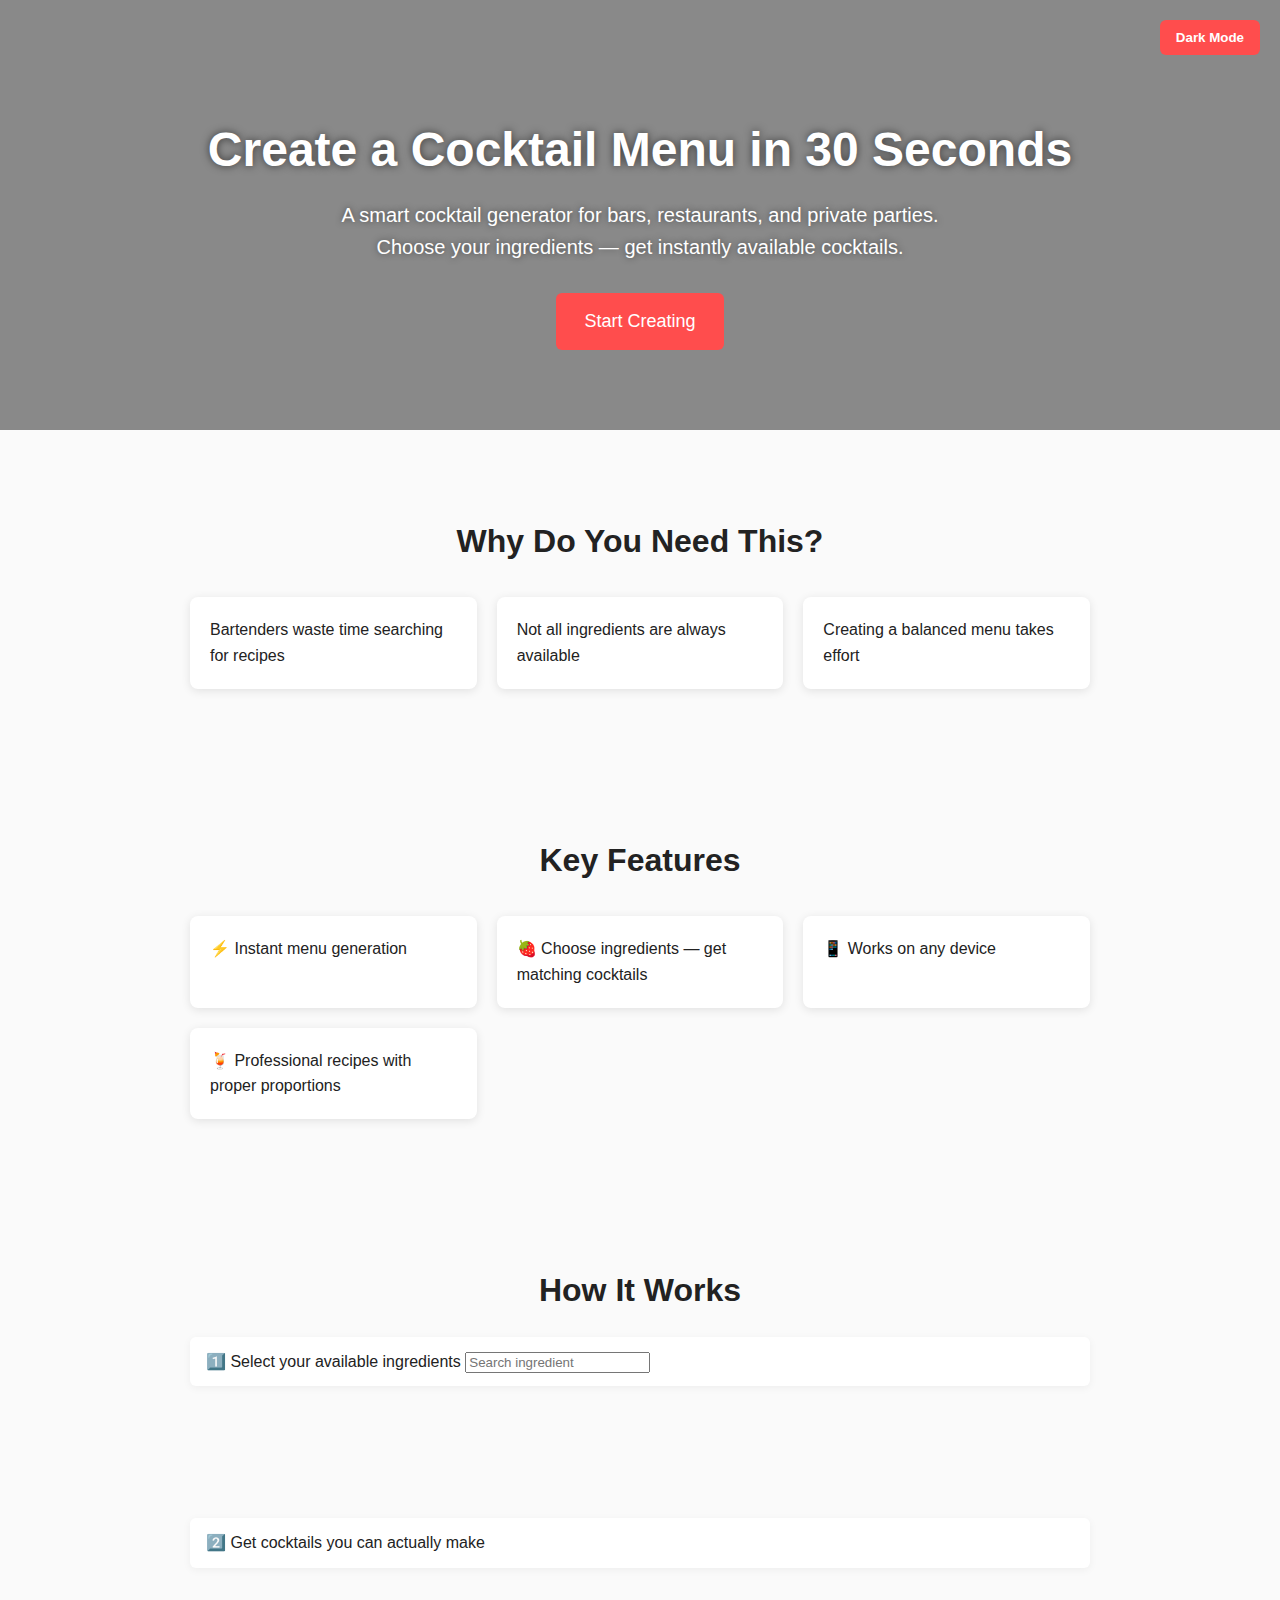
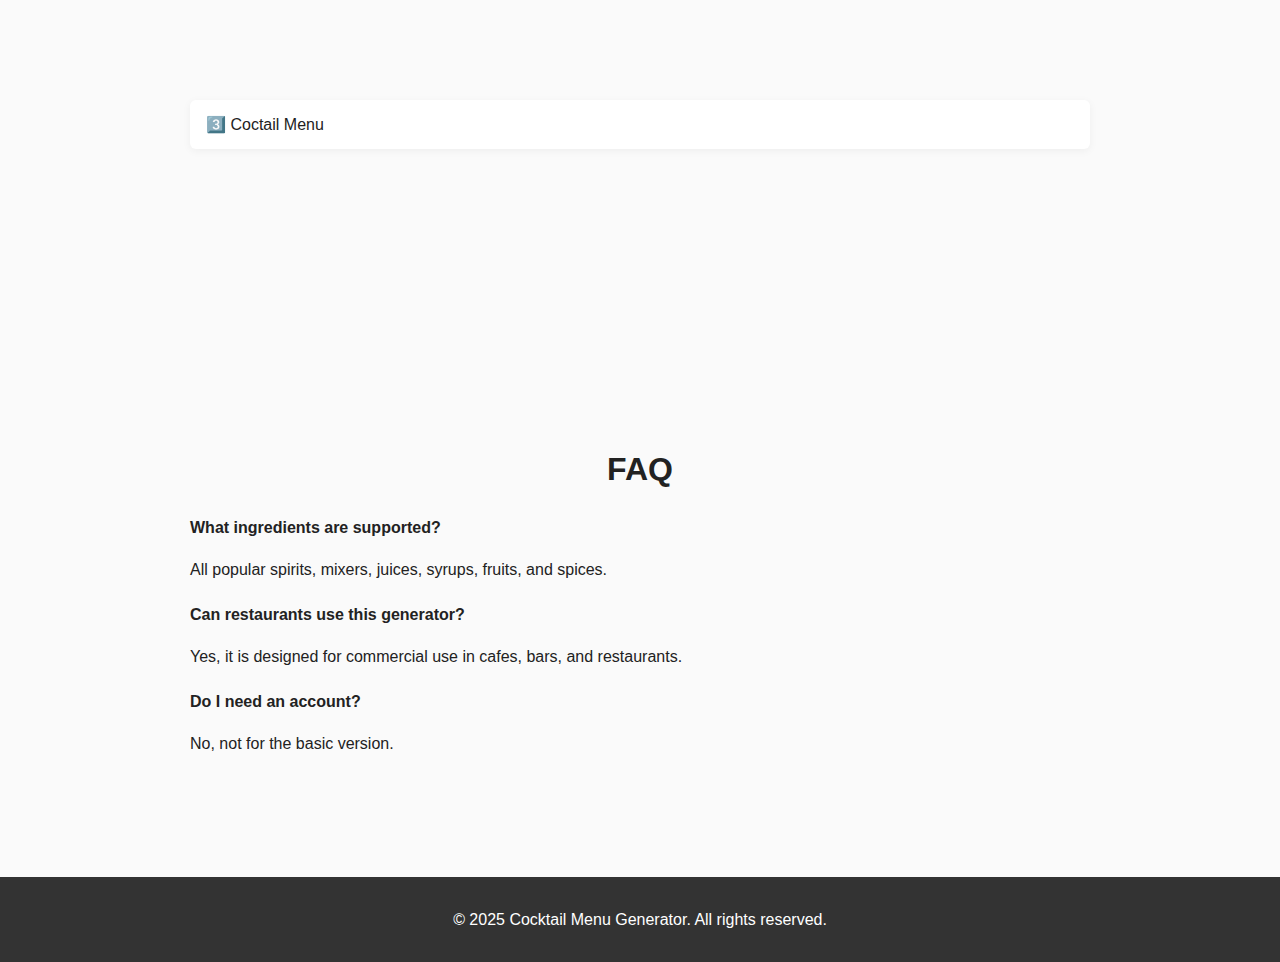
<file: index.html>
<!DOCTYPE html>
<html lang="en">
<head>
<meta charset="UTF-8">
<meta name="viewport" content="width=device-width, initial-scale=1.0">
<title>Cocktail Menu Generator</title>

<link rel="stylesheet" href="index.css">

</head>

<body>

<!-- THEME SWITCHER -->
<button class="theme-toggle" id="themeToggle">Dark Mode</button>

<!-- HERO -->
<header>
    <h1>Create a Cocktail Menu in 30 Seconds</h1>
    <p>A smart cocktail generator for bars, restaurants, and private parties.  
    Choose your ingredients — get instantly available cocktails.</p>

    <a href="#start" class="btn">Start Creating</a>
</header>

<!-- PROBLEM -->
<section>
    <h2>Why Do You Need This?</h2>
    <div class="features">
        <div class="box">Bartenders waste time searching for recipes</div>
        <div class="box">Not all ingredients are always available</div>
        <div class="box">Creating a balanced menu takes effort</div>
    </div>
</section>

<!-- ADVANTAGES -->
<section>
    <h2>Key Features</h2>
    <div class="features">
        <div class="box">⚡ Instant menu generation</div>
        <div class="box">🍓 Choose ingredients — get matching cocktails</div>
        <div class="box">📱 Works on any device</div>
        <div class="box">🍹 Professional recipes with proper proportions</div>
    </div>
</section>

<!-- HOW IT WORKS -->
<section id="start">
    <h2>How It Works</h2>
    <ul class="steps">
        <li>1️⃣ Select your available ingredients
            <input type="text" id="ingredientName" placeholder="Search ingredient">
        </li>
        <section id="ingredients" style="display: flex table-column">
            <div id="ingredientList" class="autocomplete-list"></div>
        </section>
        <li>2️⃣ Get cocktails you can actually make</li>
        <section id="coctails" style="display: flex table-column">
            <div id="coctailsList" class="autocomplete-list"></div>
        </section>
        <li>3️⃣ Coctail Menu</li>
        <section id="menuCoctails" style="display: flex table-column">

        </section>
    </ul>
</section>




<script src="coctails.js"></script>


<!-- FAQ -->
<section>
    <h2>FAQ</h2>
    <div class="faq-item">
        <strong>What ingredients are supported?</strong>
        <p>All popular spirits, mixers, juices, syrups, fruits, and spices.</p>
    </div>

    <div class="faq-item">
        <strong>Can restaurants use this generator?</strong>
        <p>Yes, it is designed for commercial use in cafes, bars, and restaurants.</p>
    </div>

    <div class="faq-item">
        <strong>Do I need an account?</strong>
        <p>No, not for the basic version.</p>
    </div>
</section>

<footer>
    © 2025 Cocktail Menu Generator. All rights reserved.
</footer>

<script>
    const toggleBtn = document.getElementById("themeToggle");

    // LOAD PREVIOUS THEME
    if (localStorage.getItem("theme") === "dark") {
        document.body.classList.add("dark");
        toggleBtn.textContent = "Light Mode";
    }

    // SWITCHER LOGIC
    toggleBtn.addEventListener("click", () => {
        document.body.classList.toggle("dark");

        const isDark = document.body.classList.contains("dark");

        toggleBtn.textContent = isDark ? "Light Mode" : "Dark Mode";

        localStorage.setItem("theme", isDark ? "dark" : "light");
    });
</script>

</body>
</html>
</file>
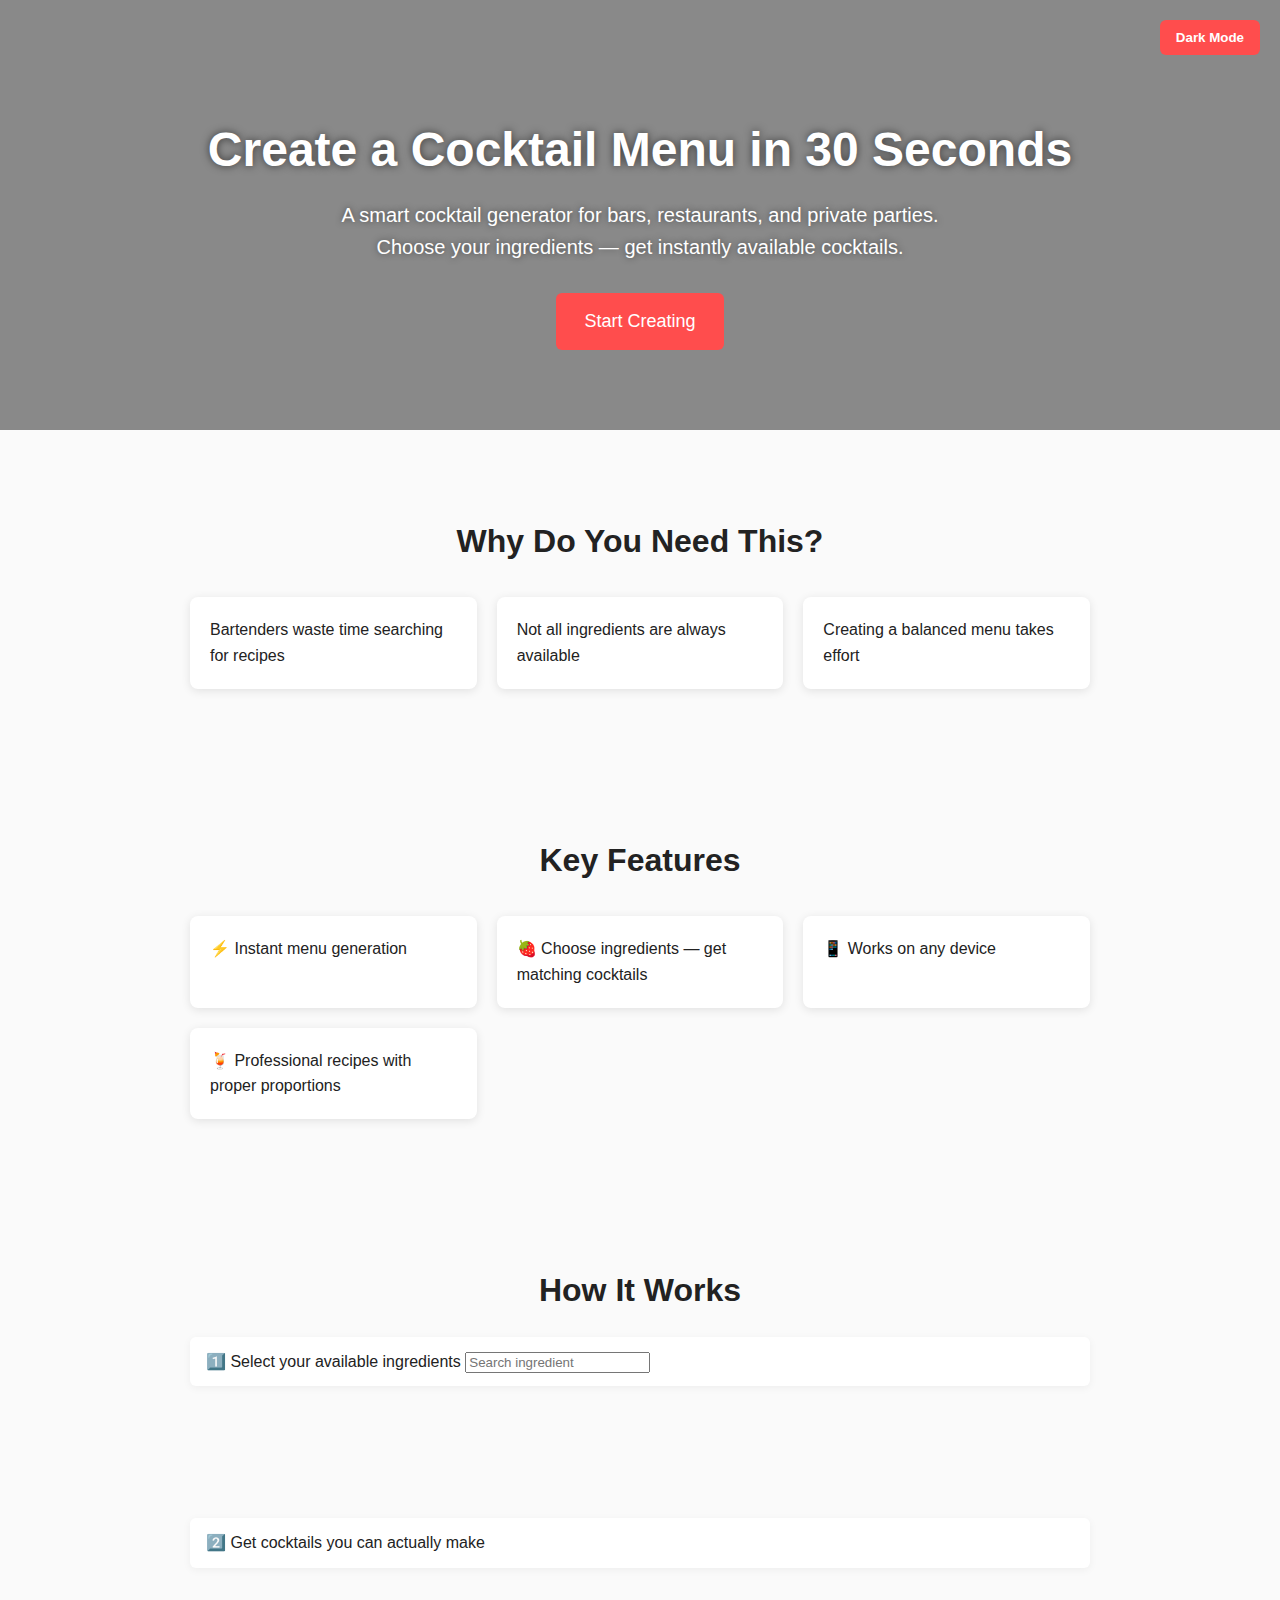
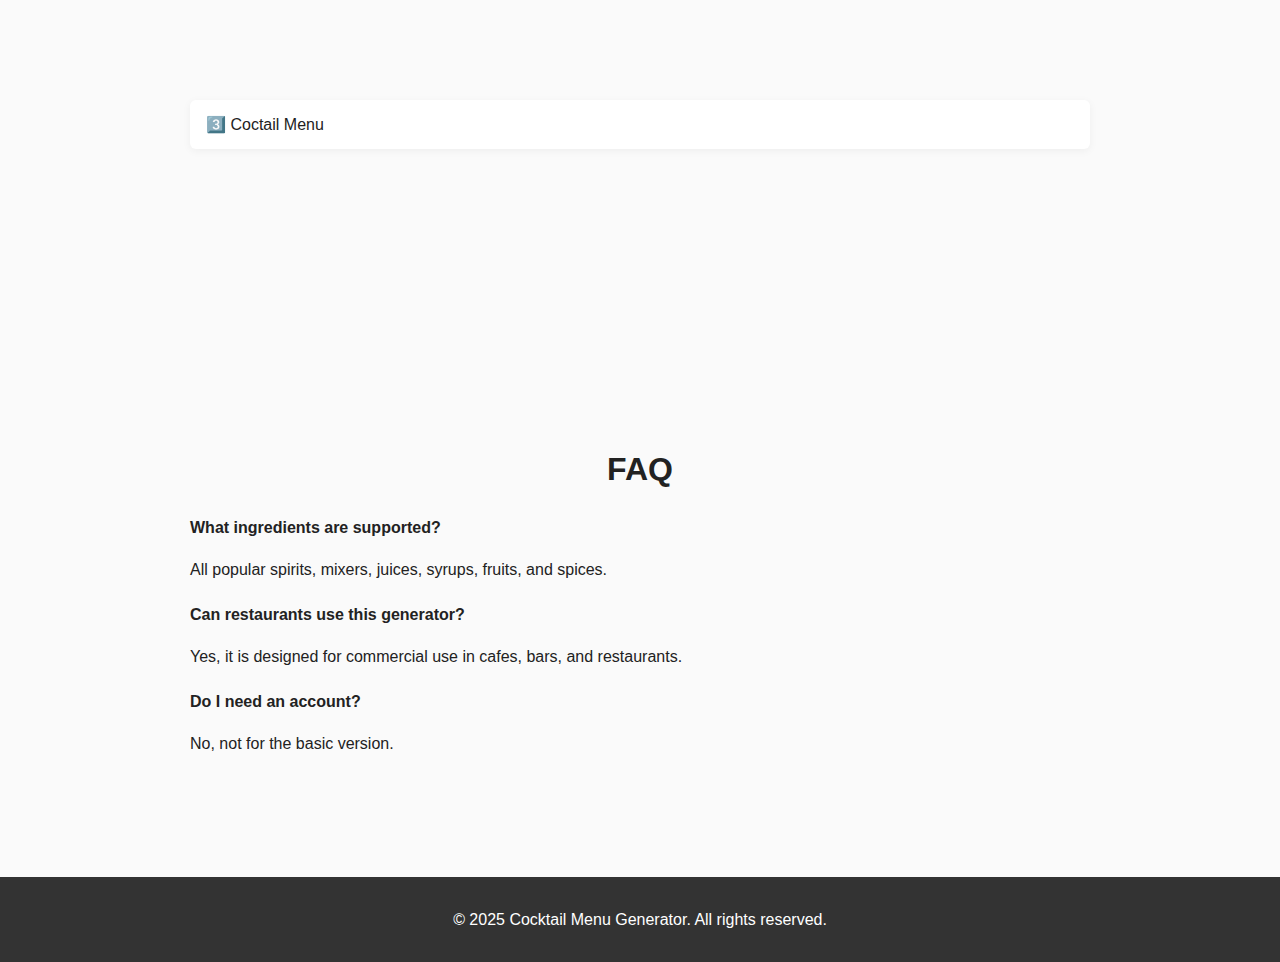
<file: src/index.html>
<!DOCTYPE html>
<html lang="en">
<head>
<meta charset="UTF-8">
<meta name="viewport" content="width=device-width, initial-scale=1.0">
<title>Cocktail Menu Generator</title>

<link rel="stylesheet" href="index.css">

</head>

<body>

<!-- THEME SWITCHER -->
<button class="theme-toggle" id="themeToggle">Dark Mode</button>

<!-- HERO -->
<header>
    <h1>Create a Cocktail Menu in 30 Seconds</h1>
    <p>A smart cocktail generator for bars, restaurants, and private parties.  
    Choose your ingredients — get instantly available cocktails.</p>

    <a href="#start" class="btn">Start Creating</a>
</header>

<!-- PROBLEM -->
<section>
    <h2>Why Do You Need This?</h2>
    <div class="features">
        <div class="box">Bartenders waste time searching for recipes</div>
        <div class="box">Not all ingredients are always available</div>
        <div class="box">Creating a balanced menu takes effort</div>
    </div>
</section>

<!-- ADVANTAGES -->
<section>
    <h2>Key Features</h2>
    <div class="features">
        <div class="box">⚡ Instant menu generation</div>
        <div class="box">🍓 Choose ingredients — get matching cocktails</div>
        <div class="box">📱 Works on any device</div>
        <div class="box">🍹 Professional recipes with proper proportions</div>
    </div>
</section>

<!-- HOW IT WORKS -->
<section id="start">
    <h2>How It Works</h2>
    <ul class="steps">
        <li>1️⃣ Select your available ingredients
            <input type="text" id="ingredientName" placeholder="Search ingredient">
        </li>
        <section id="ingredients" style="display: flex table-column">
            <div id="ingredientList" class="autocomplete-list"></div>
        </section>
        <li>2️⃣ Get cocktails you can actually make</li>
        <section id="coctails" style="display: flex table-column">
            <div id="coctailsList" class="autocomplete-list"></div>
        </section>
        <li>3️⃣ Coctail Menu</li>
        <section id="menuCoctails" style="display: flex table-column">

        </section>
    </ul>
</section>




<script src="JavaScript/coctails.js"></script>


<!-- FAQ -->
<section>
    <h2>FAQ</h2>
    <div class="faq-item">
        <strong>What ingredients are supported?</strong>
        <p>All popular spirits, mixers, juices, syrups, fruits, and spices.</p>
    </div>

    <div class="faq-item">
        <strong>Can restaurants use this generator?</strong>
        <p>Yes, it is designed for commercial use in cafes, bars, and restaurants.</p>
    </div>

    <div class="faq-item">
        <strong>Do I need an account?</strong>
        <p>No, not for the basic version.</p>
    </div>
</section>

<footer>
    © 2025 Cocktail Menu Generator. All rights reserved.
</footer>

<script>
    const toggleBtn = document.getElementById("themeToggle");

    // LOAD PREVIOUS THEME
    if (localStorage.getItem("theme") === "dark") {
        document.body.classList.add("dark");
        toggleBtn.textContent = "Light Mode";
    }

    // SWITCHER LOGIC
    toggleBtn.addEventListener("click", () => {
        document.body.classList.toggle("dark");

        const isDark = document.body.classList.contains("dark");

        toggleBtn.textContent = isDark ? "Light Mode" : "Dark Mode";

        localStorage.setItem("theme", isDark ? "dark" : "light");
    });
</script>

</body>
</html>
</file>
<file: index.css>
.main-coctail-container {
            width: fit-content; 
            margin: 20px;
            padding: 10px;
            border: 1px solid #333;
            border-radius: 20px;
            box-shadow: 4px 4px 10px rgba(0, 0, 0, 0.2);
}

.cocktail-image {
            width: 200px; 
            height: 200px;
            border-radius: 12px;
            margin: 15px auto 0 0;
            display: block; 
            object-fit: cover;
            border: 2px solid #f3f4f6;
            box-shadow: 4px 4px 10px rgba(0, 0, 0, 0.2);
        }

.btn-add {
   
    width: 20px;
    height: 20px;
    text-align: center;
    margin-left: 10px;
    border-radius: 5px;

}

:root {
        --bg: #fafafa;
        --text: #222;
        --card-bg: white;
        --footer-bg: #333;
        --btn-bg: #ff4d4d;
        --btn-bg-hover: #e63b3b;
    }

    /* DARK THEME VARIABLES */
    .dark {
        --bg: #121212;
        --text: #e5e5e5;
        --card-bg: #1f1f1f;
        --footer-bg: #000;
        --btn-bg: #ff5c5c;
        --btn-bg-hover: #ff7070;
    }

    body {
        margin: 0;
        font-family: Arial, sans-serif;
        background-color: var(--bg);
        color: var(--text);
        line-height: 1.6;
        transition: background-color 0.3s, color 0.3s;
    }

    header {
        padding: 80px 20px;
        text-align: center;
        background: url('https://images.unsplash.com/photo-1516455590571-18256e5bb9ff?auto=format&fit=crop&w=1400&q=80') center/cover no-repeat;
        color: white;
        position: relative;
    }

    /* DARK OVERLAY FOR BETTER READABILITY */
    header::after {
        content: "";
        position: absolute;
        inset: 0;
        background: rgba(0,0,0,0.45);
    }

    header > * {
        position: relative;
        z-index: 2;
    }

    header h1 {
        font-size: 48px;
        margin-bottom: 10px;
        text-shadow: 0 0 8px rgba(0,0,0,0.6);
    }

    header p {
        font-size: 20px;
        max-width: 600px;
        margin: 0 auto 30px;
        text-shadow: 0 0 6px rgba(0,0,0,0.5);
    }

    .btn {
        background: var(--btn-bg);
        color: white;
        padding: 14px 28px;
        border-radius: 6px;
        text-decoration: none;
        font-size: 18px;
        display: inline-block;
        transition: 0.3s;
    }

    .btn:hover {
        background: var(--btn-bg-hover);
    }

    /* THEME SWITCH BUTTON */
    .theme-toggle {
        position: absolute;
        top: 20px;
        right: 20px;
        background: var(--btn-bg);
        color: white;
        border: none;
        padding: 10px 16px;
        border-radius: 6px;
        cursor: pointer;
        font-weight: bold;
        transition: 0.3s;
        z-index: 999;
    }

    .theme-toggle:hover {
        background: var(--btn-bg-hover);
    }

    section {
        padding: 60px 20px;
        max-width: 900px;
        margin: auto;
    }

    h2 {
        text-align: center;
        font-size: 32px;
        margin-bottom: 20px;
    }

    .features {
        display: grid;
        grid-template-columns: repeat(auto-fit, minmax(260px, 1fr));
        gap: 20px;
        margin-top: 30px;
    }

    .box {
        padding: 20px;
        background: var(--card-bg);
        border-radius: 8px;
        box-shadow: 0 2px 10px rgba(0,0,0,0.1);
        transition: background 0.3s;
    }

    .steps {
        padding-left: 0;
        list-style: none;
    }

    .steps li {
        background: var(--card-bg);
        margin-bottom: 12px;
        padding: 12px 16px;
        border-radius: 6px;
        box-shadow: 0 2px 8px rgba(0,0,0,0.05);
        transition: background 0.3s;
    }

    .faq-item {
        margin-bottom: 20px;
    }

    footer {
        text-align: center;
        padding: 30px;
        background: var(--footer-bg);
        color: white;
        margin-top: 40px;
        transition: background 0.3s;
    }

    .autocomplete-list {
    border: 1px solid #ccc;
    background: white;
    max-height: 150px;
    overflow-y: auto;
    display: none;
}

.autocomplete-item {
    padding: 6px;
    cursor: pointer;
}

.autocomplete-item:hover {
    background: #eee;
}

.img-ingredient{
    margin: 2px;
    padding: 2px;
    border: 1px solid #333;
    border-radius: 20px;
    box-shadow: 4px 4px 10px rgba(0, 0, 0, 0.2);
}
</file>
<file: src/index.css>
.main-coctail-container {
            width: fit-content; 
            margin: 20px;
            padding: 10px;
            border: 1px solid #333;
            border-radius: 20px;
            box-shadow: 4px 4px 10px rgba(0, 0, 0, 0.2);
}

.cocktail-image {
            width: 200px; 
            height: 200px;
            border-radius: 12px;
            margin: 15px auto 0 0;
            display: block; 
            object-fit: cover;
            border: 2px solid #f3f4f6;
            box-shadow: 4px 4px 10px rgba(0, 0, 0, 0.2);
        }

.btn-add {
   
    width: 20px;
    height: 20px;
    text-align: center;
    margin-left: 10px;
    border-radius: 5px;

}

:root {
        --bg: #fafafa;
        --text: #222;
        --card-bg: white;
        --footer-bg: #333;
        --btn-bg: #ff4d4d;
        --btn-bg-hover: #e63b3b;
    }

    /* DARK THEME VARIABLES */
    .dark {
        --bg: #121212;
        --text: #e5e5e5;
        --card-bg: #1f1f1f;
        --footer-bg: #000;
        --btn-bg: #ff5c5c;
        --btn-bg-hover: #ff7070;
    }

    body {
        margin: 0;
        font-family: Arial, sans-serif;
        background-color: var(--bg);
        color: var(--text);
        line-height: 1.6;
        transition: background-color 0.3s, color 0.3s;
    }

    header {
        padding: 80px 20px;
        text-align: center;
        background: url('https://images.unsplash.com/photo-1516455590571-18256e5bb9ff?auto=format&fit=crop&w=1400&q=80') center/cover no-repeat;
        color: white;
        position: relative;
    }

    /* DARK OVERLAY FOR BETTER READABILITY */
    header::after {
        content: "";
        position: absolute;
        inset: 0;
        background: rgba(0,0,0,0.45);
    }

    header > * {
        position: relative;
        z-index: 2;
    }

    header h1 {
        font-size: 48px;
        margin-bottom: 10px;
        text-shadow: 0 0 8px rgba(0,0,0,0.6);
    }

    header p {
        font-size: 20px;
        max-width: 600px;
        margin: 0 auto 30px;
        text-shadow: 0 0 6px rgba(0,0,0,0.5);
    }

    .btn {
        background: var(--btn-bg);
        color: white;
        padding: 14px 28px;
        border-radius: 6px;
        text-decoration: none;
        font-size: 18px;
        display: inline-block;
        transition: 0.3s;
    }

    .btn:hover {
        background: var(--btn-bg-hover);
    }

    /* THEME SWITCH BUTTON */
    .theme-toggle {
        position: absolute;
        top: 20px;
        right: 20px;
        background: var(--btn-bg);
        color: white;
        border: none;
        padding: 10px 16px;
        border-radius: 6px;
        cursor: pointer;
        font-weight: bold;
        transition: 0.3s;
        z-index: 999;
    }

    .theme-toggle:hover {
        background: var(--btn-bg-hover);
    }

    section {
        padding: 60px 20px;
        max-width: 900px;
        margin: auto;
    }

    h2 {
        text-align: center;
        font-size: 32px;
        margin-bottom: 20px;
    }

    .features {
        display: grid;
        grid-template-columns: repeat(auto-fit, minmax(260px, 1fr));
        gap: 20px;
        margin-top: 30px;
    }

    .box {
        padding: 20px;
        background: var(--card-bg);
        border-radius: 8px;
        box-shadow: 0 2px 10px rgba(0,0,0,0.1);
        transition: background 0.3s;
    }

    .steps {
        padding-left: 0;
        list-style: none;
    }

    .steps li {
        background: var(--card-bg);
        margin-bottom: 12px;
        padding: 12px 16px;
        border-radius: 6px;
        box-shadow: 0 2px 8px rgba(0,0,0,0.05);
        transition: background 0.3s;
    }

    .faq-item {
        margin-bottom: 20px;
    }

    footer {
        text-align: center;
        padding: 30px;
        background: var(--footer-bg);
        color: white;
        margin-top: 40px;
        transition: background 0.3s;
    }

    .autocomplete-list {
    border: 1px solid #ccc;
    background: white;
    max-height: 150px;
    overflow-y: auto;
    display: none;
}

.autocomplete-item {
    padding: 6px;
    cursor: pointer;
}

.autocomplete-item:hover {
    background: #eee;
}

.img-ingredient{
    margin: 2px;
    padding: 2px;
    border: 1px solid #333;
    border-radius: 20px;
    box-shadow: 4px 4px 10px rgba(0, 0, 0, 0.2);
}
</file>
